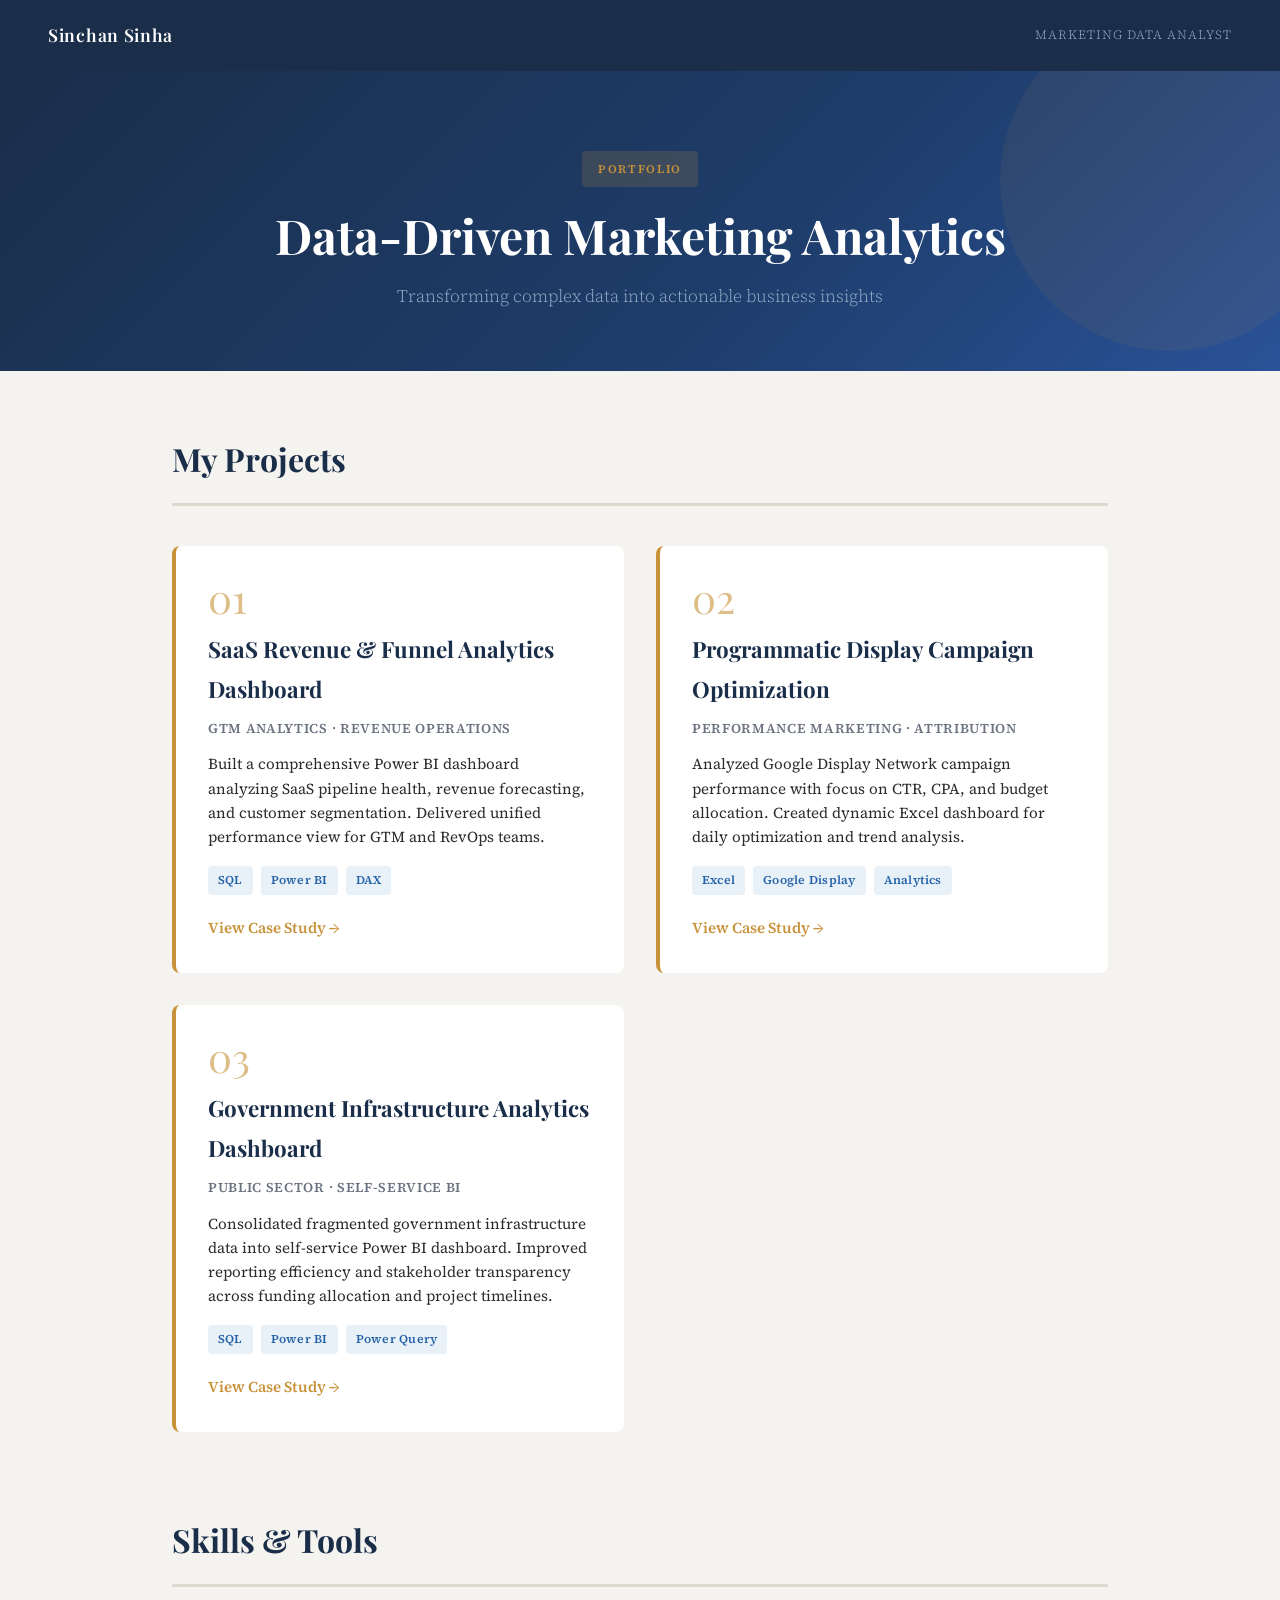
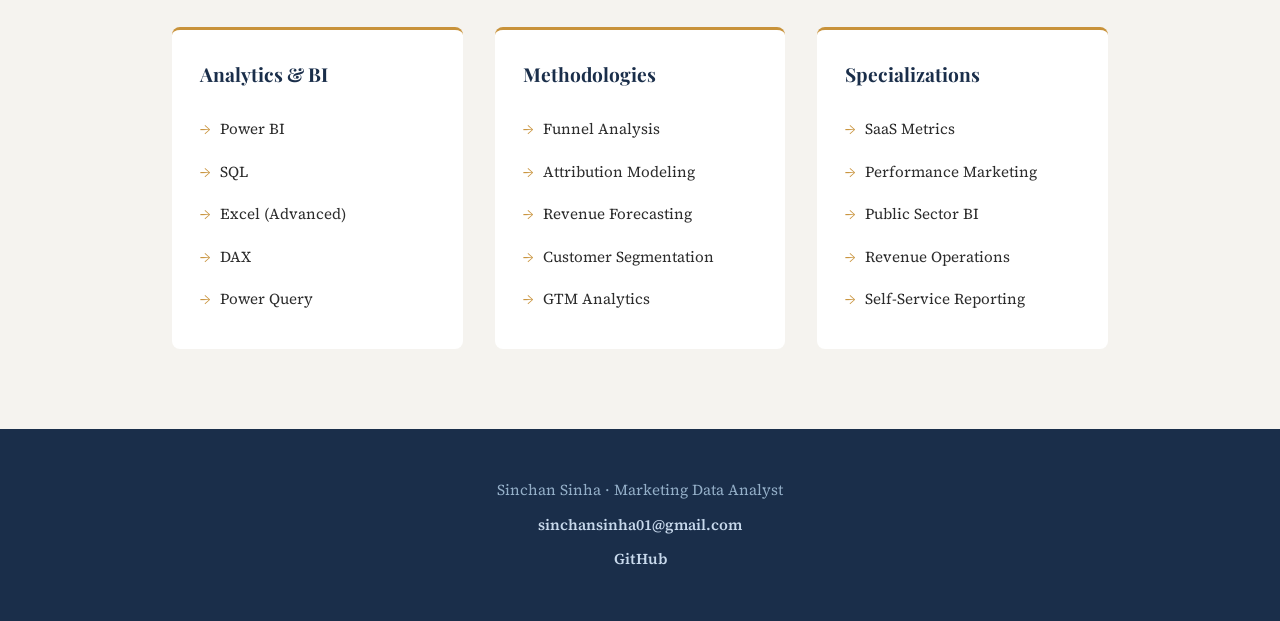
<file: index.html>
<!DOCTYPE html>
<html lang="en">
<head>
    <meta charset="UTF-8">
    <meta name="viewport" content="width=device-width, initial-scale=1.0">
    <title>Sinchan Sinha - Portfolio</title>
    <link href="https://fonts.googleapis.com/css2?family=Playfair+Display:wght@600;700&family=Source+Serif+4:ital,wght@0,300;0,400;0,600;1,300&display=swap" rel="stylesheet">
    <link rel="stylesheet" href="styles.css">
</head>
<body>

<header class="site-header">
    <span class="name">Sinchan Sinha</span>
    <span class="tag">Marketing Data Analyst</span>
</header>

<div class="hero">
    <div class="hero-label">Portfolio</div>
    <h1>Data-Driven Marketing Analytics</h1>
    <p class="hero-subtitle">Transforming complex data into actionable business insights</p>
</div>

<div class="container">
    <div class="section">
        <h2>My Projects</h2>
        <div class="projects-grid">
            <div class="project-card">
                <div class="project-number">01</div>
                <h3>SaaS Revenue & Funnel Analytics Dashboard</h3>
                <p class="project-meta">GTM Analytics · Revenue Operations</p>
                <p class="project-description">Built a comprehensive Power BI dashboard analyzing SaaS pipeline health, revenue forecasting, and customer segmentation. Delivered unified performance view for GTM and RevOps teams.</p>
                <div class="project-tools">
                    <span class="tool">SQL</span>
                    <span class="tool">Power BI</span>
                    <span class="tool">DAX</span>
                </div>
                <a href="Project1.html" class="project-link">View Case Study →</a>
            </div>

            <div class="project-card">
                <div class="project-number">02</div>
                <h3>Programmatic Display Campaign Optimization</h3>
                <p class="project-meta">Performance Marketing · Attribution</p>
                <p class="project-description">Analyzed Google Display Network campaign performance with focus on CTR, CPA, and budget allocation. Created dynamic Excel dashboard for daily optimization and trend analysis.</p>
                <div class="project-tools">
                    <span class="tool">Excel</span>
                    <span class="tool">Google Display</span>
                    <span class="tool">Analytics</span>
                </div>
                <a href="Project2.html" class="project-link">View Case Study →</a>
            </div>

            <div class="project-card">
                <div class="project-number">03</div>
                <h3>Government Infrastructure Analytics Dashboard</h3>
                <p class="project-meta">Public Sector · Self-Service BI</p>
                <p class="project-description">Consolidated fragmented government infrastructure data into self-service Power BI dashboard. Improved reporting efficiency and stakeholder transparency across funding allocation and project timelines.</p>
                <div class="project-tools">
                    <span class="tool">SQL</span>
                    <span class="tool">Power BI</span>
                    <span class="tool">Power Query</span>
                </div>
                <a href="Project3.html" class="project-link">View Case Study →</a>
            </div>
        </div>
    </div>

    <div class="section">
        <h2>Skills & Tools</h2>
        <div class="skills-grid">
            <div class="skill-category">
                <h4>Analytics & BI</h4>
                <ul>
                    <li>Power BI</li>
                    <li>SQL</li>
                    <li>Excel (Advanced)</li>
                    <li>DAX</li>
                    <li>Power Query</li>
                </ul>
            </div>
            <div class="skill-category">
                <h4>Methodologies</h4>
                <ul>
                    <li>Funnel Analysis</li>
                    <li>Attribution Modeling</li>
                    <li>Revenue Forecasting</li>
                    <li>Customer Segmentation</li>
                    <li>GTM Analytics</li>
                </ul>
            </div>
            <div class="skill-category">
                <h4>Specializations</h4>
                <ul>
                    <li>SaaS Metrics</li>
                    <li>Performance Marketing</li>
                    <li>Public Sector BI</li>
                    <li>Revenue Operations</li>
                    <li>Self-Service Reporting</li>
                </ul>
            </div>
        </div>
    </div>
</div>

<footer class="footer">
    <p>Sinchan Sinha · Marketing Data Analyst</p>
    <p><a href="mailto:sinchansinha01@gmail.com">sinchansinha01@gmail.com</a></p>
    <p><a href="https://github.com/Sinchansinha01" target="_blank">GitHub</a></p>
</footer>

</body>
</html>
</file>
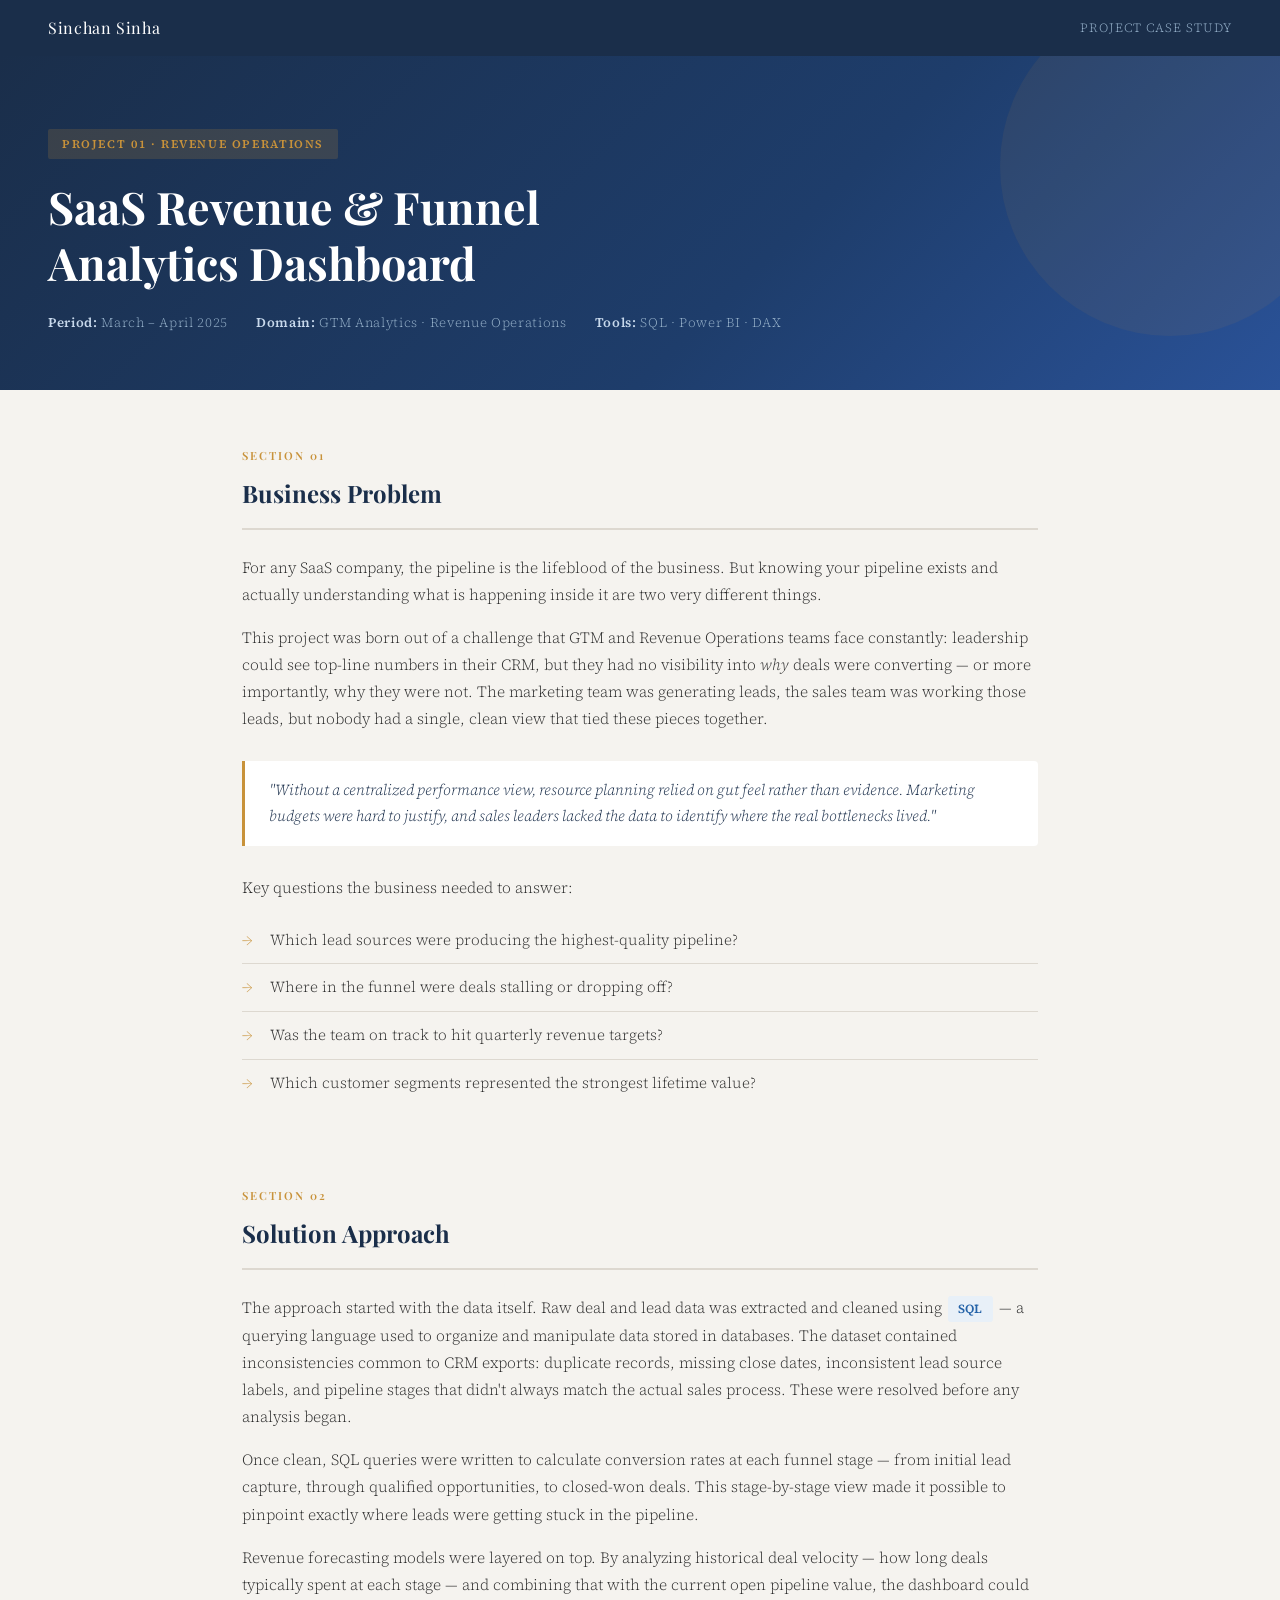
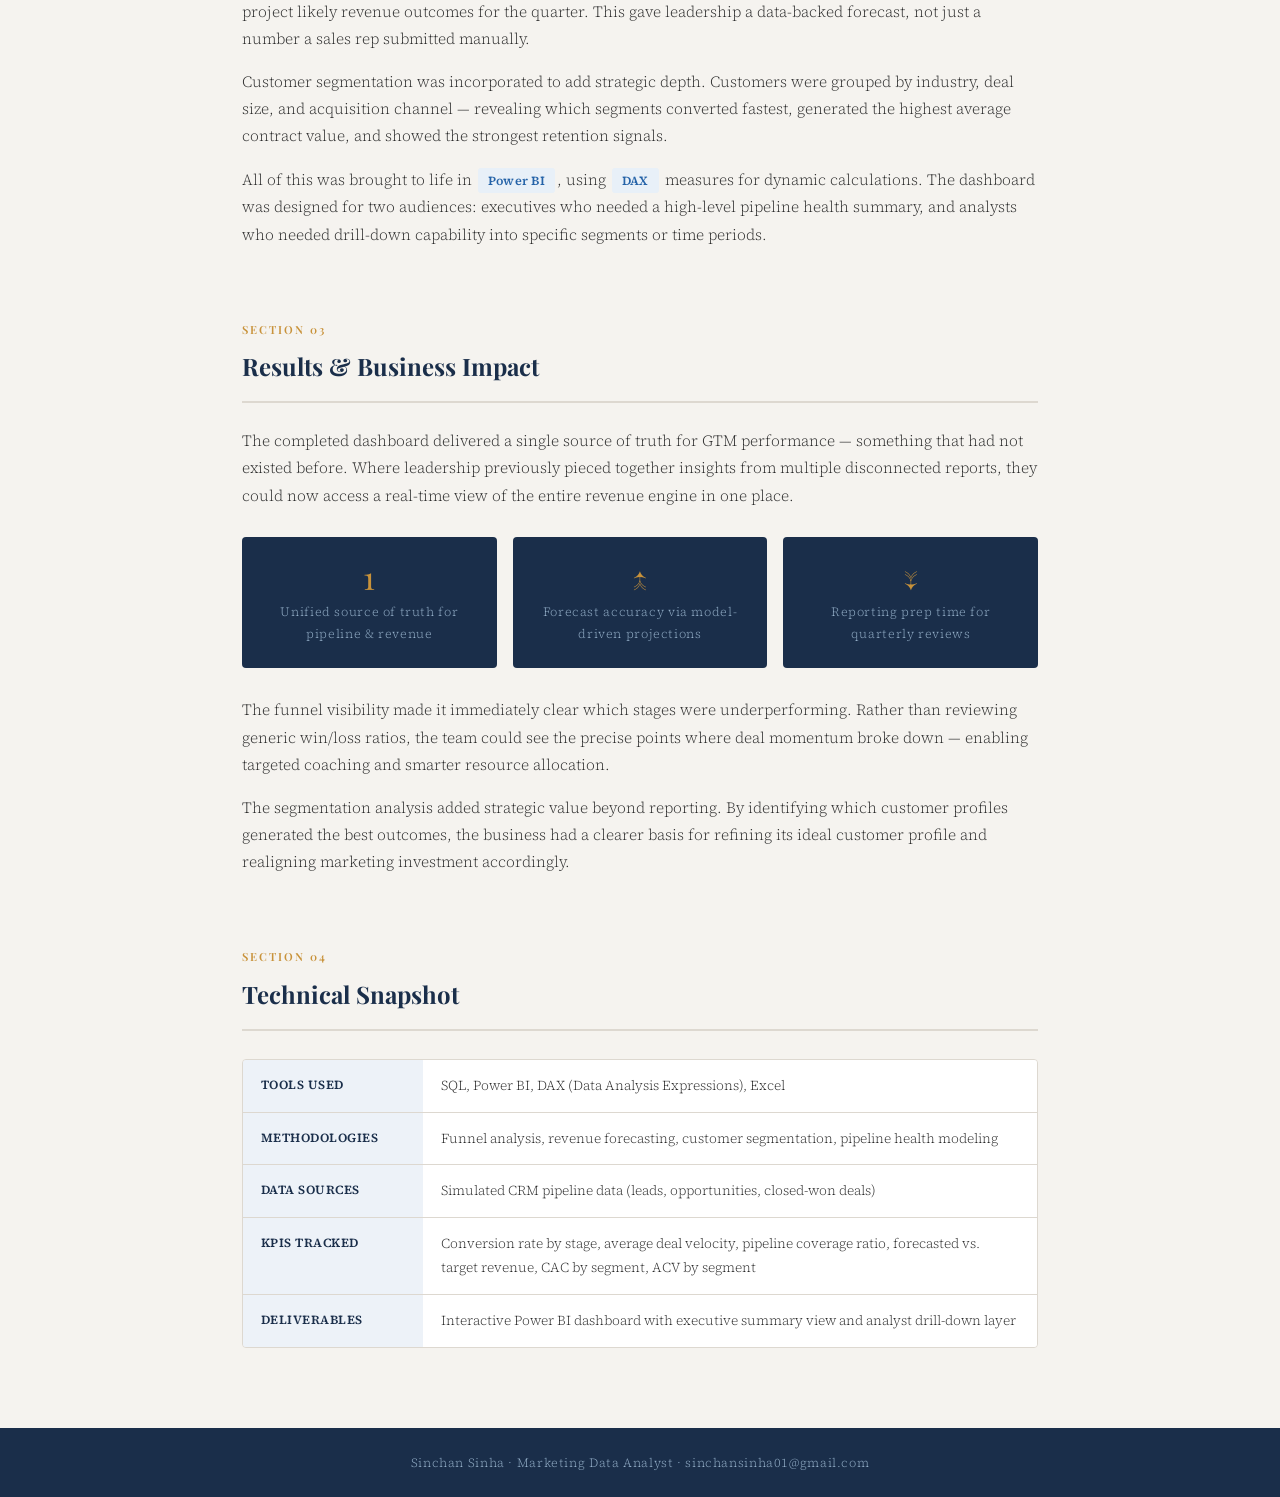
<file: Project 1 - SaaS Revenue Dashboard.html>
<!DOCTYPE html>
<html lang="en">
<head>
<meta charset="UTF-8">
<meta name="viewport" content="width=device-width, initial-scale=1.0">
<title>SaaS Revenue & Funnel Analytics Dashboard – Sinchan Sinha</title>
<link href="https://fonts.googleapis.com/css2?family=Playfair+Display:wght@600;700&family=Source+Serif+4:ital,wght@0,300;0,400;0,600;1,300&display=swap" rel="stylesheet">
<style>
  :root {
    --navy: #1a2e4a;
    --blue: #2563a8;
    --accent: #c8923a;
    --light: #f5f3ef;
    --text: #2c2c2c;
    --muted: #6b7280;
    --border: #ddd8d0;
  }
  * { margin: 0; padding: 0; box-sizing: border-box; }
  body {
    font-family: 'Source Serif 4', Georgia, serif;
    background: var(--light);
    color: var(--text);
    line-height: 1.75;
  }

  /* Header */
  .site-header {
    background: var(--navy);
    padding: 14px 48px;
    display: flex;
    align-items: center;
    justify-content: space-between;
  }
  .site-header .name {
    font-family: 'Playfair Display', serif;
    color: #fff;
    font-size: 1rem;
    letter-spacing: 0.04em;
  }
  .site-header .tag {
    color: #94afc8;
    font-size: 0.78rem;
    font-family: 'Source Serif 4', serif;
    font-weight: 300;
    letter-spacing: 0.08em;
    text-transform: uppercase;
  }

  /* Hero */
  .hero {
    background: linear-gradient(135deg, var(--navy) 0%, #1e3d6b 60%, #2a5298 100%);
    padding: 72px 48px 56px;
    position: relative;
    overflow: hidden;
  }
  .hero::before {
    content: '';
    position: absolute;
    top: -60px; right: -60px;
    width: 340px; height: 340px;
    border-radius: 50%;
    background: rgba(200,146,58,0.08);
    pointer-events: none;
  }
  .hero-label {
    display: inline-block;
    background: rgba(200,146,58,0.18);
    color: var(--accent);
    font-size: 0.72rem;
    font-weight: 600;
    letter-spacing: 0.14em;
    text-transform: uppercase;
    padding: 5px 14px;
    border-radius: 2px;
    margin-bottom: 20px;
  }
  .hero h1 {
    font-family: 'Playfair Display', serif;
    color: #fff;
    font-size: clamp(1.8rem, 3.5vw, 2.8rem);
    line-height: 1.25;
    max-width: 680px;
    margin-bottom: 20px;
  }
  .hero-meta {
    display: flex;
    gap: 28px;
    flex-wrap: wrap;
  }
  .hero-meta span {
    color: #94afc8;
    font-size: 0.82rem;
    font-weight: 300;
    letter-spacing: 0.05em;
  }
  .hero-meta span strong { color: #c8d9ec; font-weight: 600; }

  /* Layout */
  .container {
    max-width: 860px;
    margin: 0 auto;
    padding: 0 32px 80px;
  }

  /* Section */
  .section {
    padding-top: 56px;
  }
  .section-number {
    font-family: 'Playfair Display', serif;
    font-size: 0.7rem;
    color: var(--accent);
    letter-spacing: 0.18em;
    text-transform: uppercase;
    font-weight: 600;
    margin-bottom: 6px;
  }
  .section h2 {
    font-family: 'Playfair Display', serif;
    font-size: 1.5rem;
    color: var(--navy);
    margin-bottom: 24px;
    padding-bottom: 14px;
    border-bottom: 2px solid var(--border);
  }
  .section p {
    font-size: 0.97rem;
    margin-bottom: 16px;
    color: var(--text);
    font-weight: 300;
  }

  /* Pull quote */
  .pull-quote {
    border-left: 3px solid var(--accent);
    margin: 28px 0;
    padding: 16px 24px;
    background: #fff;
    border-radius: 0 4px 4px 0;
  }
  .pull-quote p {
    font-style: italic;
    color: var(--navy);
    font-size: 0.95rem;
    margin: 0;
    font-weight: 300;
  }

  /* Questions list */
  .questions {
    list-style: none;
    margin: 16px 0 24px;
    padding: 0;
  }
  .questions li {
    padding: 10px 0 10px 28px;
    position: relative;
    font-size: 0.95rem;
    font-weight: 300;
    border-bottom: 1px solid var(--border);
    color: var(--text);
  }
  .questions li:last-child { border-bottom: none; }
  .questions li::before {
    content: '→';
    position: absolute;
    left: 0;
    color: var(--accent);
    font-style: normal;
  }

  /* Tool pills */
  .tool-mention {
    display: inline-block;
    background: #e8f0f8;
    color: var(--blue);
    font-size: 0.78rem;
    font-weight: 600;
    padding: 2px 10px;
    border-radius: 3px;
    margin: 0 2px;
    font-family: 'Source Serif 4', serif;
    letter-spacing: 0.02em;
  }

  /* Results grid */
  .results-grid {
    display: grid;
    grid-template-columns: repeat(auto-fit, minmax(200px, 1fr));
    gap: 16px;
    margin: 28px 0;
  }
  .result-card {
    background: var(--navy);
    padding: 24px 20px;
    border-radius: 4px;
    text-align: center;
  }
  .result-card .metric {
    font-family: 'Playfair Display', serif;
    font-size: 2rem;
    color: var(--accent);
    line-height: 1;
    margin-bottom: 8px;
  }
  .result-card .label {
    color: #94afc8;
    font-size: 0.78rem;
    font-weight: 300;
    letter-spacing: 0.05em;
  }

  /* Snapshot table */
  .snapshot {
    margin-top: 28px;
    border: 1px solid var(--border);
    border-radius: 4px;
    overflow: hidden;
  }
  .snapshot-row {
    display: grid;
    grid-template-columns: 180px 1fr;
    border-bottom: 1px solid var(--border);
  }
  .snapshot-row:last-child { border-bottom: none; }
  .snap-label {
    background: #edf2f8;
    padding: 14px 18px;
    font-size: 0.78rem;
    font-weight: 600;
    color: var(--navy);
    letter-spacing: 0.04em;
    text-transform: uppercase;
  }
  .snap-value {
    padding: 14px 18px;
    font-size: 0.85rem;
    font-weight: 300;
    color: var(--text);
    background: #fff;
  }

  /* Footer */
  .footer {
    background: var(--navy);
    padding: 24px 48px;
    text-align: center;
    color: #94afc8;
    font-size: 0.78rem;
    font-weight: 300;
    letter-spacing: 0.05em;
  }

  @media (max-width: 600px) {
    .site-header, .hero { padding-left: 20px; padding-right: 20px; }
    .container { padding: 0 20px 60px; }
    .snapshot-row { grid-template-columns: 1fr; }
    .snap-label { border-bottom: 1px solid var(--border); }
    .hero-meta { gap: 14px; }
  }
</style>
</head>
<body>

<header class="site-header">
  <span class="name">Sinchan Sinha</span>
  <span class="tag">Project Case Study</span>
</header>

<div class="hero">
  <div class="hero-label">Project 01 · Revenue Operations</div>
  <h1>SaaS Revenue &amp; Funnel Analytics Dashboard</h1>
  <div class="hero-meta">
    <span><strong>Period:</strong> March – April 2025</span>
    <span><strong>Domain:</strong> GTM Analytics · Revenue Operations</span>
    <span><strong>Tools:</strong> SQL · Power BI · DAX</span>
  </div>
</div>

<div class="container">

  <div class="section">
    <div class="section-number">Section 01</div>
    <h2>Business Problem</h2>
    <p>For any SaaS company, the pipeline is the lifeblood of the business. But knowing your pipeline exists and actually understanding what is happening inside it are two very different things.</p>
    <p>This project was born out of a challenge that GTM and Revenue Operations teams face constantly: leadership could see top-line numbers in their CRM, but they had no visibility into <em>why</em> deals were converting — or more importantly, why they were not. The marketing team was generating leads, the sales team was working those leads, but nobody had a single, clean view that tied these pieces together.</p>
    <div class="pull-quote">
      <p>"Without a centralized performance view, resource planning relied on gut feel rather than evidence. Marketing budgets were hard to justify, and sales leaders lacked the data to identify where the real bottlenecks lived."</p>
    </div>
    <p>Key questions the business needed to answer:</p>
    <ul class="questions">
      <li>Which lead sources were producing the highest-quality pipeline?</li>
      <li>Where in the funnel were deals stalling or dropping off?</li>
      <li>Was the team on track to hit quarterly revenue targets?</li>
      <li>Which customer segments represented the strongest lifetime value?</li>
    </ul>
  </div>

  <div class="section">
    <div class="section-number">Section 02</div>
    <h2>Solution Approach</h2>
    <p>The approach started with the data itself. Raw deal and lead data was extracted and cleaned using <span class="tool-mention">SQL</span> — a querying language used to organize and manipulate data stored in databases. The dataset contained inconsistencies common to CRM exports: duplicate records, missing close dates, inconsistent lead source labels, and pipeline stages that didn't always match the actual sales process. These were resolved before any analysis began.</p>
    <p>Once clean, SQL queries were written to calculate conversion rates at each funnel stage — from initial lead capture, through qualified opportunities, to closed-won deals. This stage-by-stage view made it possible to pinpoint exactly where leads were getting stuck in the pipeline.</p>
    <p>Revenue forecasting models were layered on top. By analyzing historical deal velocity — how long deals typically spent at each stage — and combining that with the current open pipeline value, the dashboard could project likely revenue outcomes for the quarter. This gave leadership a data-backed forecast, not just a number a sales rep submitted manually.</p>
    <p>Customer segmentation was incorporated to add strategic depth. Customers were grouped by industry, deal size, and acquisition channel — revealing which segments converted fastest, generated the highest average contract value, and showed the strongest retention signals.</p>
    <p>All of this was brought to life in <span class="tool-mention">Power BI</span>, using <span class="tool-mention">DAX</span> measures for dynamic calculations. The dashboard was designed for two audiences: executives who needed a high-level pipeline health summary, and analysts who needed drill-down capability into specific segments or time periods.</p>
  </div>

  <div class="section">
    <div class="section-number">Section 03</div>
    <h2>Results &amp; Business Impact</h2>
    <p>The completed dashboard delivered a single source of truth for GTM performance — something that had not existed before. Where leadership previously pieced together insights from multiple disconnected reports, they could now access a real-time view of the entire revenue engine in one place.</p>

    <div class="results-grid">
      <div class="result-card">
        <div class="metric">1</div>
        <div class="label">Unified source of truth for pipeline & revenue</div>
      </div>
      <div class="result-card">
        <div class="metric">↑</div>
        <div class="label">Forecast accuracy via model-driven projections</div>
      </div>
      <div class="result-card">
        <div class="metric">↓</div>
        <div class="label">Reporting prep time for quarterly reviews</div>
      </div>
    </div>

    <p>The funnel visibility made it immediately clear which stages were underperforming. Rather than reviewing generic win/loss ratios, the team could see the precise points where deal momentum broke down — enabling targeted coaching and smarter resource allocation.</p>
    <p>The segmentation analysis added strategic value beyond reporting. By identifying which customer profiles generated the best outcomes, the business had a clearer basis for refining its ideal customer profile and realigning marketing investment accordingly.</p>
  </div>

  <div class="section">
    <div class="section-number">Section 04</div>
    <h2>Technical Snapshot</h2>
    <div class="snapshot">
      <div class="snapshot-row">
        <div class="snap-label">Tools Used</div>
        <div class="snap-value">SQL, Power BI, DAX (Data Analysis Expressions), Excel</div>
      </div>
      <div class="snapshot-row">
        <div class="snap-label">Methodologies</div>
        <div class="snap-value">Funnel analysis, revenue forecasting, customer segmentation, pipeline health modeling</div>
      </div>
      <div class="snapshot-row">
        <div class="snap-label">Data Sources</div>
        <div class="snap-value">Simulated CRM pipeline data (leads, opportunities, closed-won deals)</div>
      </div>
      <div class="snapshot-row">
        <div class="snap-label">KPIs Tracked</div>
        <div class="snap-value">Conversion rate by stage, average deal velocity, pipeline coverage ratio, forecasted vs. target revenue, CAC by segment, ACV by segment</div>
      </div>
      <div class="snapshot-row">
        <div class="snap-label">Deliverables</div>
        <div class="snap-value">Interactive Power BI dashboard with executive summary view and analyst drill-down layer</div>
      </div>
    </div>
  </div>

</div>

<footer class="footer">
  Sinchan Sinha · Marketing Data Analyst · sinchansinha01@gmail.com
</footer>

</body>
</html>
</file>
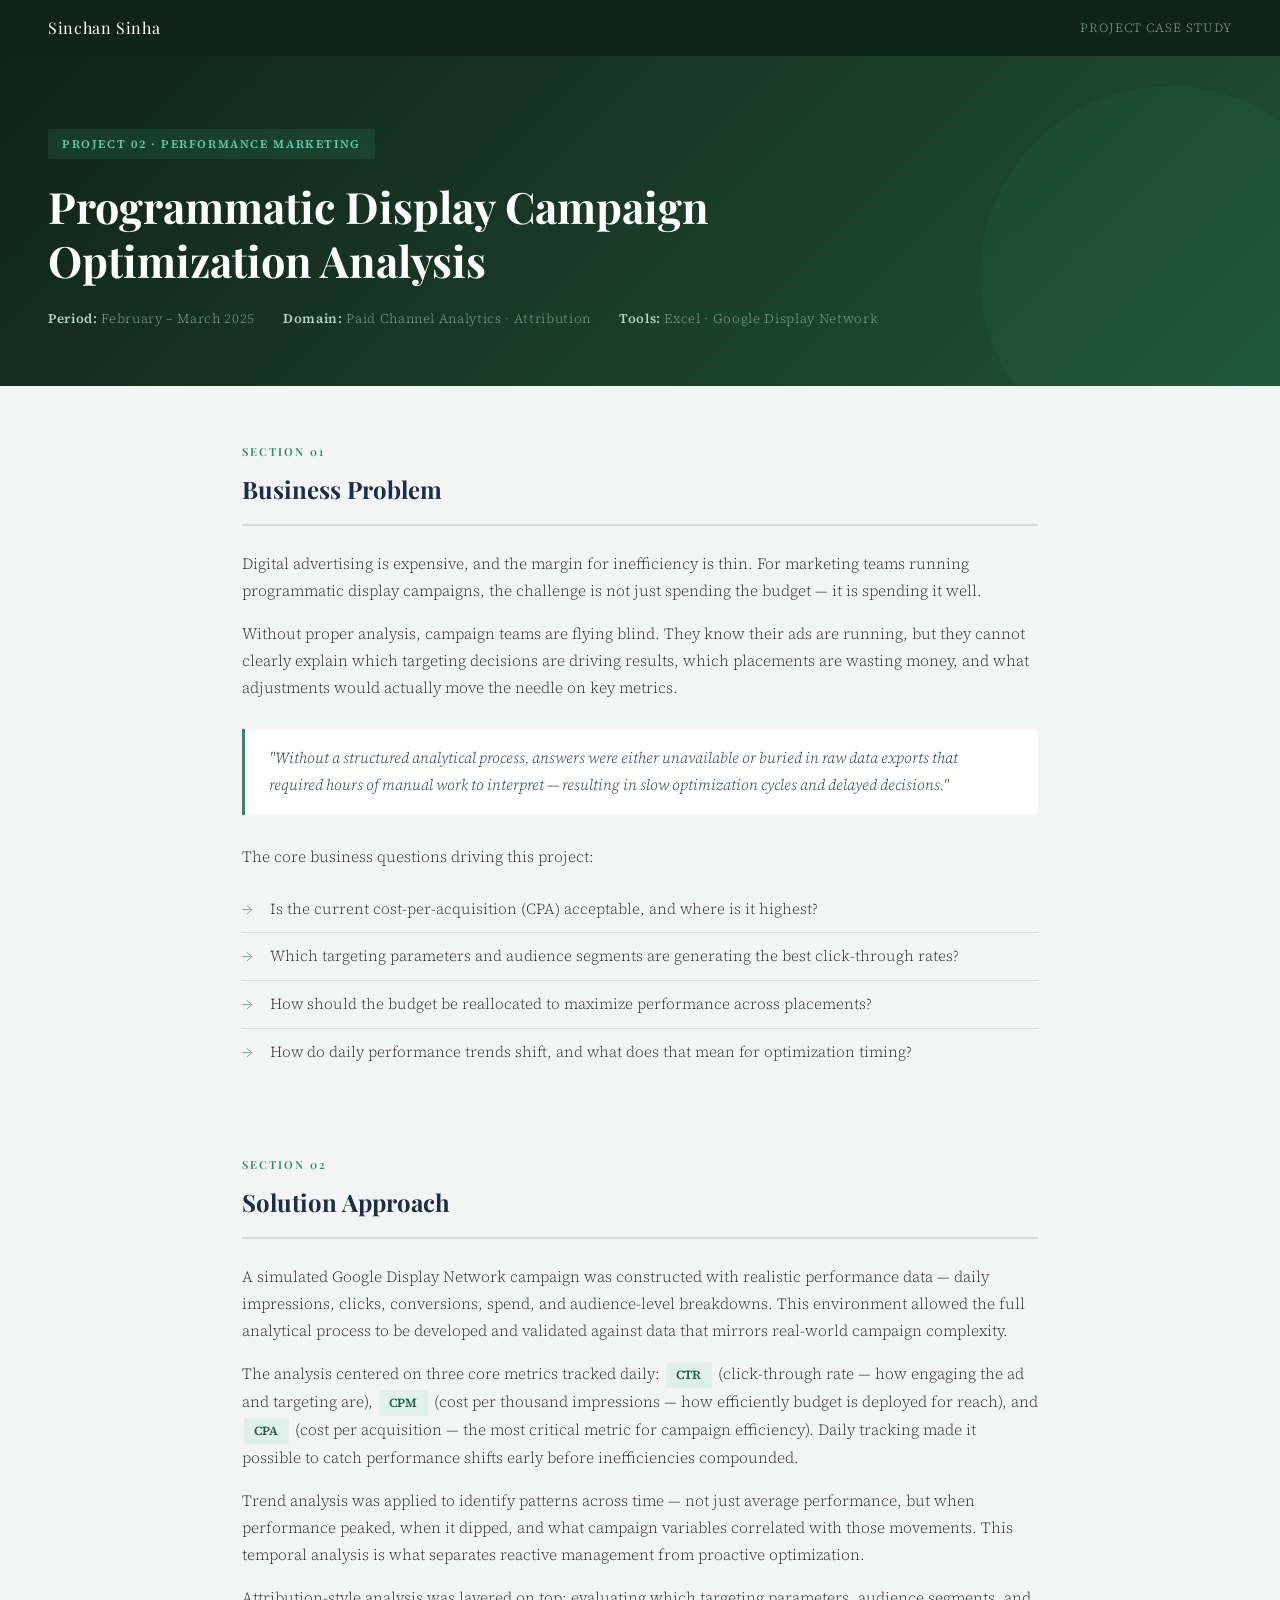
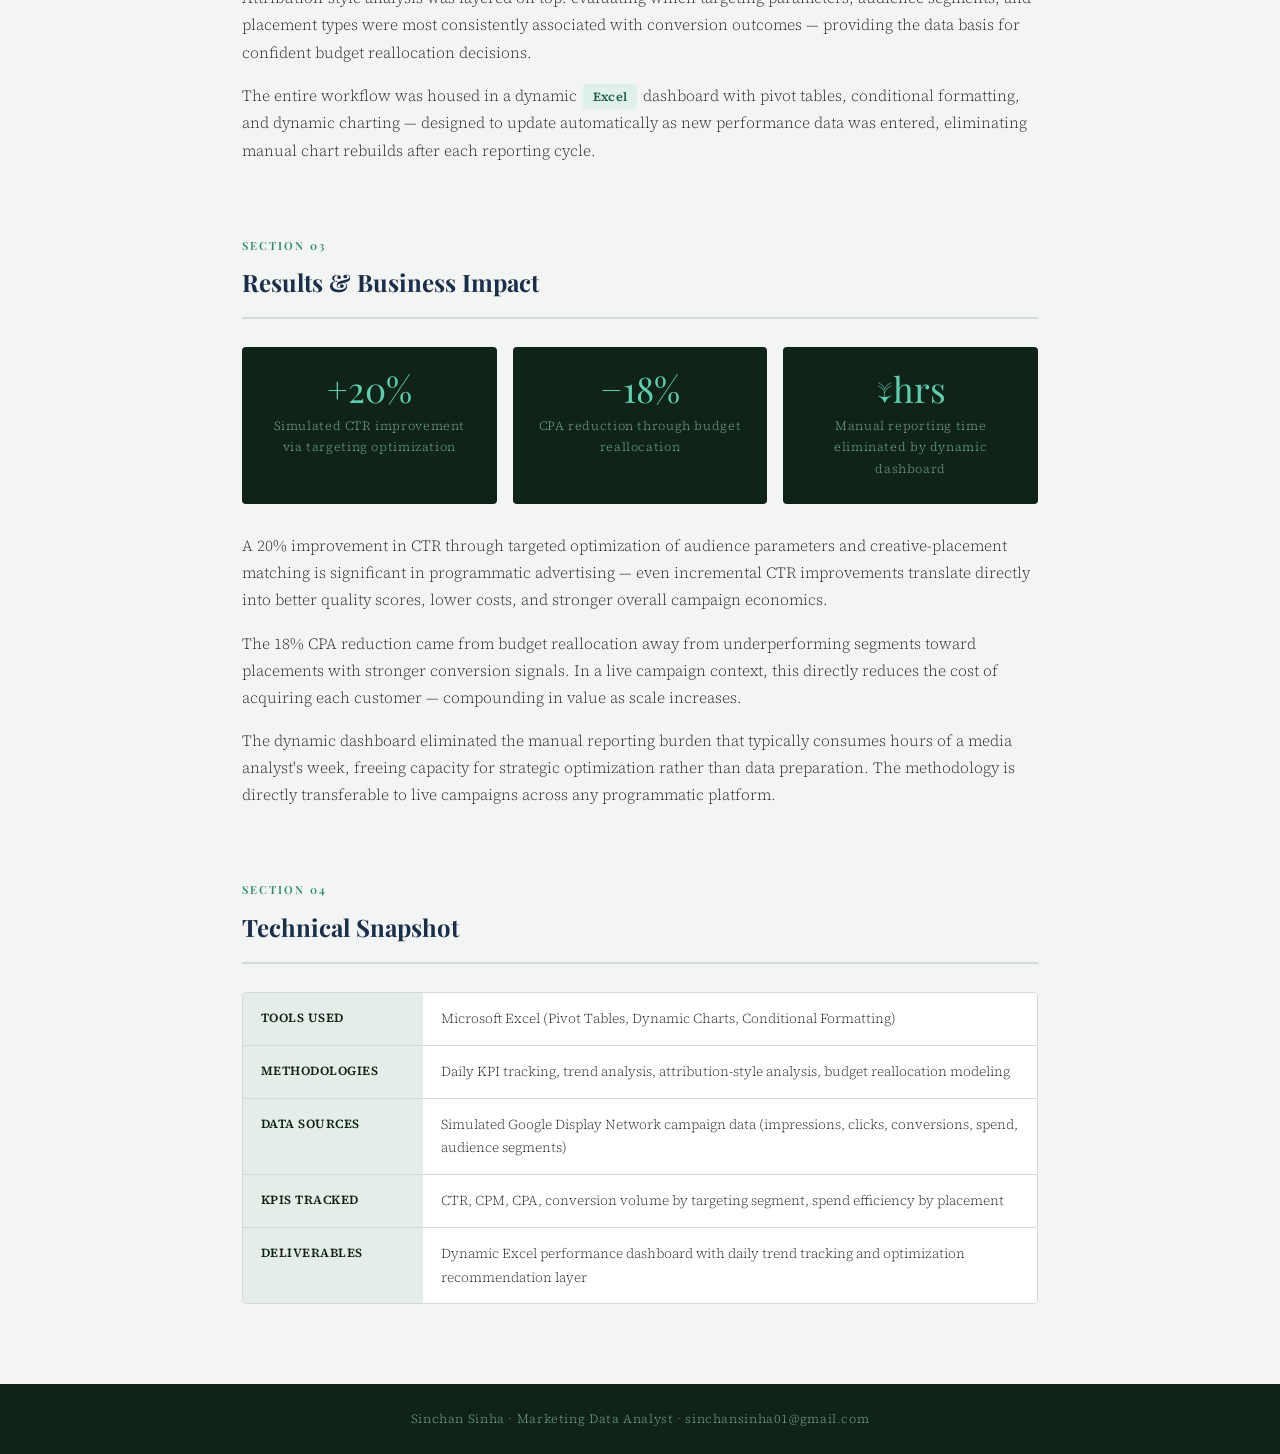
<file: Project 2 - Programmatic Campaign.html>
<!DOCTYPE html>
<html lang="en">
<head>
<meta charset="UTF-8">
<meta name="viewport" content="width=device-width, initial-scale=1.0">
<title>Programmatic Display Campaign Optimization – Sinchan Sinha</title>
<link href="https://fonts.googleapis.com/css2?family=Playfair+Display:wght@600;700&family=Source+Serif+4:ital,wght@0,300;0,400;0,600;1,300&display=swap" rel="stylesheet">
<style>
  :root {
    --navy: #1a2e4a;
    --blue: #2563a8;
    --accent: #2d8a6e;
    --light: #f2f5f3;
    --text: #2c2c2c;
    --muted: #6b7280;
    --border: #d4dbd7;
  }
  * { margin: 0; padding: 0; box-sizing: border-box; }
  body {
    font-family: 'Source Serif 4', Georgia, serif;
    background: var(--light);
    color: var(--text);
    line-height: 1.75;
  }
  .site-header {
    background: #0f2318;
    padding: 14px 48px;
    display: flex;
    align-items: center;
    justify-content: space-between;
  }
  .site-header .name { font-family: 'Playfair Display', serif; color: #fff; font-size: 1rem; letter-spacing: 0.04em; }
  .site-header .tag { color: #7aab93; font-size: 0.78rem; font-family: 'Source Serif 4', serif; font-weight: 300; letter-spacing: 0.08em; text-transform: uppercase; }

  .hero {
    background: linear-gradient(135deg, #0f2318 0%, #1a3d28 55%, #1e5235 100%);
    padding: 72px 48px 56px;
    position: relative;
    overflow: hidden;
  }
  .hero::before {
    content: '';
    position: absolute;
    bottom: -80px; right: -80px;
    width: 380px; height: 380px;
    border-radius: 50%;
    background: rgba(45,138,110,0.1);
    pointer-events: none;
  }
  .hero-label {
    display: inline-block;
    background: rgba(45,138,110,0.2);
    color: #5ecfae;
    font-size: 0.72rem;
    font-weight: 600;
    letter-spacing: 0.14em;
    text-transform: uppercase;
    padding: 5px 14px;
    border-radius: 2px;
    margin-bottom: 20px;
  }
  .hero h1 {
    font-family: 'Playfair Display', serif;
    color: #fff;
    font-size: clamp(1.8rem, 3.5vw, 2.7rem);
    line-height: 1.25;
    max-width: 680px;
    margin-bottom: 20px;
  }
  .hero-meta { display: flex; gap: 28px; flex-wrap: wrap; }
  .hero-meta span { color: #7aab93; font-size: 0.82rem; font-weight: 300; letter-spacing: 0.05em; }
  .hero-meta span strong { color: #b2d4c5; font-weight: 600; }

  .container { max-width: 860px; margin: 0 auto; padding: 0 32px 80px; }

  .section { padding-top: 56px; }
  .section-number { font-family: 'Playfair Display', serif; font-size: 0.7rem; color: var(--accent); letter-spacing: 0.18em; text-transform: uppercase; font-weight: 600; margin-bottom: 6px; }
  .section h2 { font-family: 'Playfair Display', serif; font-size: 1.5rem; color: var(--navy); margin-bottom: 24px; padding-bottom: 14px; border-bottom: 2px solid var(--border); }
  .section p { font-size: 0.97rem; margin-bottom: 16px; color: var(--text); font-weight: 300; }

  .pull-quote { border-left: 3px solid var(--accent); margin: 28px 0; padding: 16px 24px; background: #fff; border-radius: 0 4px 4px 0; }
  .pull-quote p { font-style: italic; color: var(--navy); font-size: 0.95rem; margin: 0; font-weight: 300; }

  .questions { list-style: none; margin: 16px 0 24px; padding: 0; }
  .questions li { padding: 10px 0 10px 28px; position: relative; font-size: 0.95rem; font-weight: 300; border-bottom: 1px solid var(--border); color: var(--text); }
  .questions li:last-child { border-bottom: none; }
  .questions li::before { content: '→'; position: absolute; left: 0; color: var(--accent); font-style: normal; }

  .tool-mention { display: inline-block; background: #e0f0eb; color: #1a5c47; font-size: 0.78rem; font-weight: 600; padding: 2px 10px; border-radius: 3px; margin: 0 2px; font-family: 'Source Serif 4', serif; letter-spacing: 0.02em; }

  .results-grid { display: grid; grid-template-columns: repeat(auto-fit, minmax(180px, 1fr)); gap: 16px; margin: 28px 0; }
  .result-card { background: #0f2318; padding: 24px 20px; border-radius: 4px; text-align: center; }
  .result-card .metric { font-family: 'Playfair Display', serif; font-size: 2.2rem; color: #5ecfae; line-height: 1; margin-bottom: 8px; }
  .result-card .label { color: #7aab93; font-size: 0.78rem; font-weight: 300; letter-spacing: 0.05em; }

  .snapshot { margin-top: 28px; border: 1px solid var(--border); border-radius: 4px; overflow: hidden; }
  .snapshot-row { display: grid; grid-template-columns: 180px 1fr; border-bottom: 1px solid var(--border); }
  .snapshot-row:last-child { border-bottom: none; }
  .snap-label { background: #e4ede8; padding: 14px 18px; font-size: 0.78rem; font-weight: 600; color: #0f2318; letter-spacing: 0.04em; text-transform: uppercase; }
  .snap-value { padding: 14px 18px; font-size: 0.85rem; font-weight: 300; color: var(--text); background: #fff; }

  .footer { background: #0f2318; padding: 24px 48px; text-align: center; color: #7aab93; font-size: 0.78rem; font-weight: 300; letter-spacing: 0.05em; }

  @media (max-width: 600px) {
    .site-header, .hero { padding-left: 20px; padding-right: 20px; }
    .container { padding: 0 20px 60px; }
    .snapshot-row { grid-template-columns: 1fr; }
    .snap-label { border-bottom: 1px solid var(--border); }
    .hero-meta { gap: 14px; }
  }
</style>
</head>
<body>

<header class="site-header">
  <span class="name">Sinchan Sinha</span>
  <span class="tag">Project Case Study</span>
</header>

<div class="hero">
  <div class="hero-label">Project 02 · Performance Marketing</div>
  <h1>Programmatic Display Campaign Optimization Analysis</h1>
  <div class="hero-meta">
    <span><strong>Period:</strong> February – March 2025</span>
    <span><strong>Domain:</strong> Paid Channel Analytics · Attribution</span>
    <span><strong>Tools:</strong> Excel · Google Display Network</span>
  </div>
</div>

<div class="container">

  <div class="section">
    <div class="section-number">Section 01</div>
    <h2>Business Problem</h2>
    <p>Digital advertising is expensive, and the margin for inefficiency is thin. For marketing teams running programmatic display campaigns, the challenge is not just spending the budget — it is spending it well.</p>
    <p>Without proper analysis, campaign teams are flying blind. They know their ads are running, but they cannot clearly explain which targeting decisions are driving results, which placements are wasting money, and what adjustments would actually move the needle on key metrics.</p>
    <div class="pull-quote">
      <p>"Without a structured analytical process, answers were either unavailable or buried in raw data exports that required hours of manual work to interpret — resulting in slow optimization cycles and delayed decisions."</p>
    </div>
    <p>The core business questions driving this project:</p>
    <ul class="questions">
      <li>Is the current cost-per-acquisition (CPA) acceptable, and where is it highest?</li>
      <li>Which targeting parameters and audience segments are generating the best click-through rates?</li>
      <li>How should the budget be reallocated to maximize performance across placements?</li>
      <li>How do daily performance trends shift, and what does that mean for optimization timing?</li>
    </ul>
  </div>

  <div class="section">
    <div class="section-number">Section 02</div>
    <h2>Solution Approach</h2>
    <p>A simulated Google Display Network campaign was constructed with realistic performance data — daily impressions, clicks, conversions, spend, and audience-level breakdowns. This environment allowed the full analytical process to be developed and validated against data that mirrors real-world campaign complexity.</p>
    <p>The analysis centered on three core metrics tracked daily: <span class="tool-mention">CTR</span> (click-through rate — how engaging the ad and targeting are), <span class="tool-mention">CPM</span> (cost per thousand impressions — how efficiently budget is deployed for reach), and <span class="tool-mention">CPA</span> (cost per acquisition — the most critical metric for campaign efficiency). Daily tracking made it possible to catch performance shifts early before inefficiencies compounded.</p>
    <p>Trend analysis was applied to identify patterns across time — not just average performance, but when performance peaked, when it dipped, and what campaign variables correlated with those movements. This temporal analysis is what separates reactive management from proactive optimization.</p>
    <p>Attribution-style analysis was layered on top: evaluating which targeting parameters, audience segments, and placement types were most consistently associated with conversion outcomes — providing the data basis for confident budget reallocation decisions.</p>
    <p>The entire workflow was housed in a dynamic <span class="tool-mention">Excel</span> dashboard with pivot tables, conditional formatting, and dynamic charting — designed to update automatically as new performance data was entered, eliminating manual chart rebuilds after each reporting cycle.</p>
  </div>

  <div class="section">
    <div class="section-number">Section 03</div>
    <h2>Results &amp; Business Impact</h2>

    <div class="results-grid">
      <div class="result-card">
        <div class="metric">+20%</div>
        <div class="label">Simulated CTR improvement via targeting optimization</div>
      </div>
      <div class="result-card">
        <div class="metric">−18%</div>
        <div class="label">CPA reduction through budget reallocation</div>
      </div>
      <div class="result-card">
        <div class="metric">↓hrs</div>
        <div class="label">Manual reporting time eliminated by dynamic dashboard</div>
      </div>
    </div>

    <p>A 20% improvement in CTR through targeted optimization of audience parameters and creative-placement matching is significant in programmatic advertising — even incremental CTR improvements translate directly into better quality scores, lower costs, and stronger overall campaign economics.</p>
    <p>The 18% CPA reduction came from budget reallocation away from underperforming segments toward placements with stronger conversion signals. In a live campaign context, this directly reduces the cost of acquiring each customer — compounding in value as scale increases.</p>
    <p>The dynamic dashboard eliminated the manual reporting burden that typically consumes hours of a media analyst's week, freeing capacity for strategic optimization rather than data preparation. The methodology is directly transferable to live campaigns across any programmatic platform.</p>
  </div>

  <div class="section">
    <div class="section-number">Section 04</div>
    <h2>Technical Snapshot</h2>
    <div class="snapshot">
      <div class="snapshot-row">
        <div class="snap-label">Tools Used</div>
        <div class="snap-value">Microsoft Excel (Pivot Tables, Dynamic Charts, Conditional Formatting)</div>
      </div>
      <div class="snapshot-row">
        <div class="snap-label">Methodologies</div>
        <div class="snap-value">Daily KPI tracking, trend analysis, attribution-style analysis, budget reallocation modeling</div>
      </div>
      <div class="snapshot-row">
        <div class="snap-label">Data Sources</div>
        <div class="snap-value">Simulated Google Display Network campaign data (impressions, clicks, conversions, spend, audience segments)</div>
      </div>
      <div class="snapshot-row">
        <div class="snap-label">KPIs Tracked</div>
        <div class="snap-value">CTR, CPM, CPA, conversion volume by targeting segment, spend efficiency by placement</div>
      </div>
      <div class="snapshot-row">
        <div class="snap-label">Deliverables</div>
        <div class="snap-value">Dynamic Excel performance dashboard with daily trend tracking and optimization recommendation layer</div>
      </div>
    </div>
  </div>

</div>

<footer class="footer">
  Sinchan Sinha · Marketing Data Analyst · sinchansinha01@gmail.com
</footer>

</body>
</html>
</file>
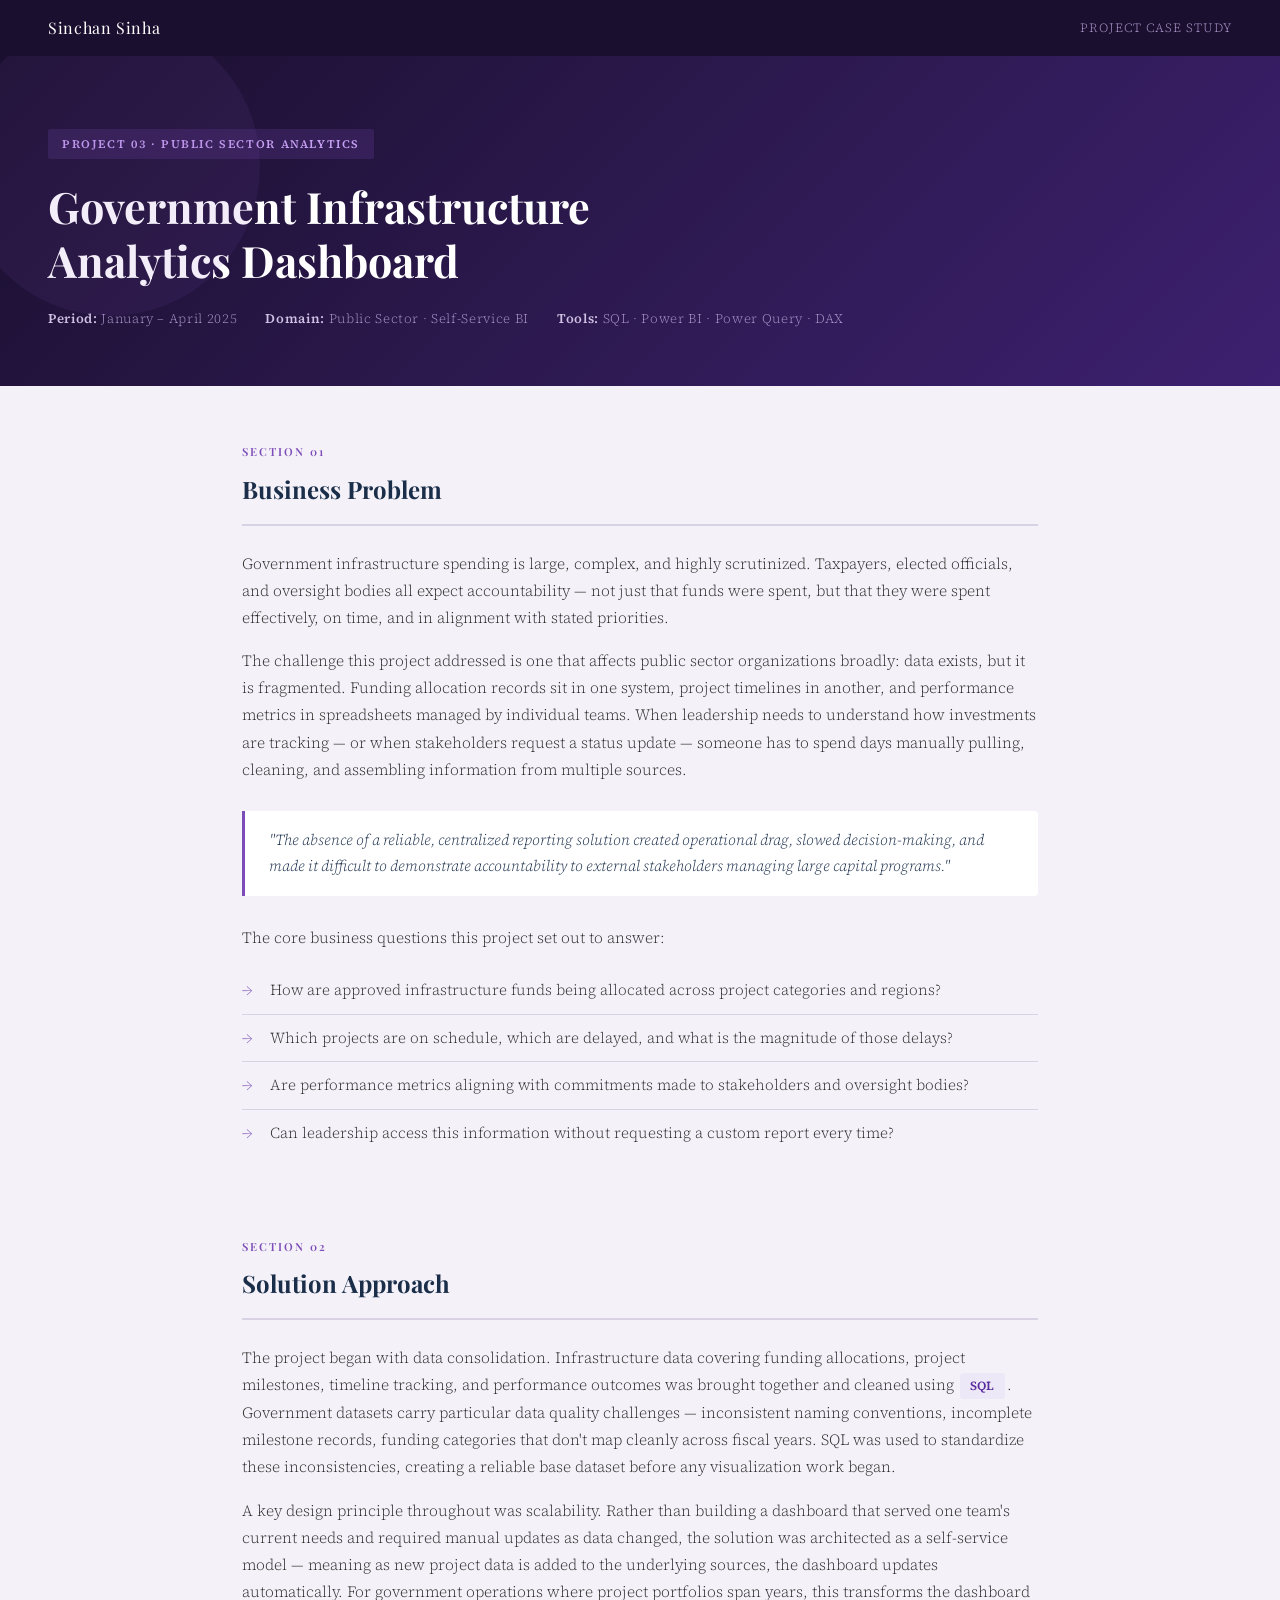
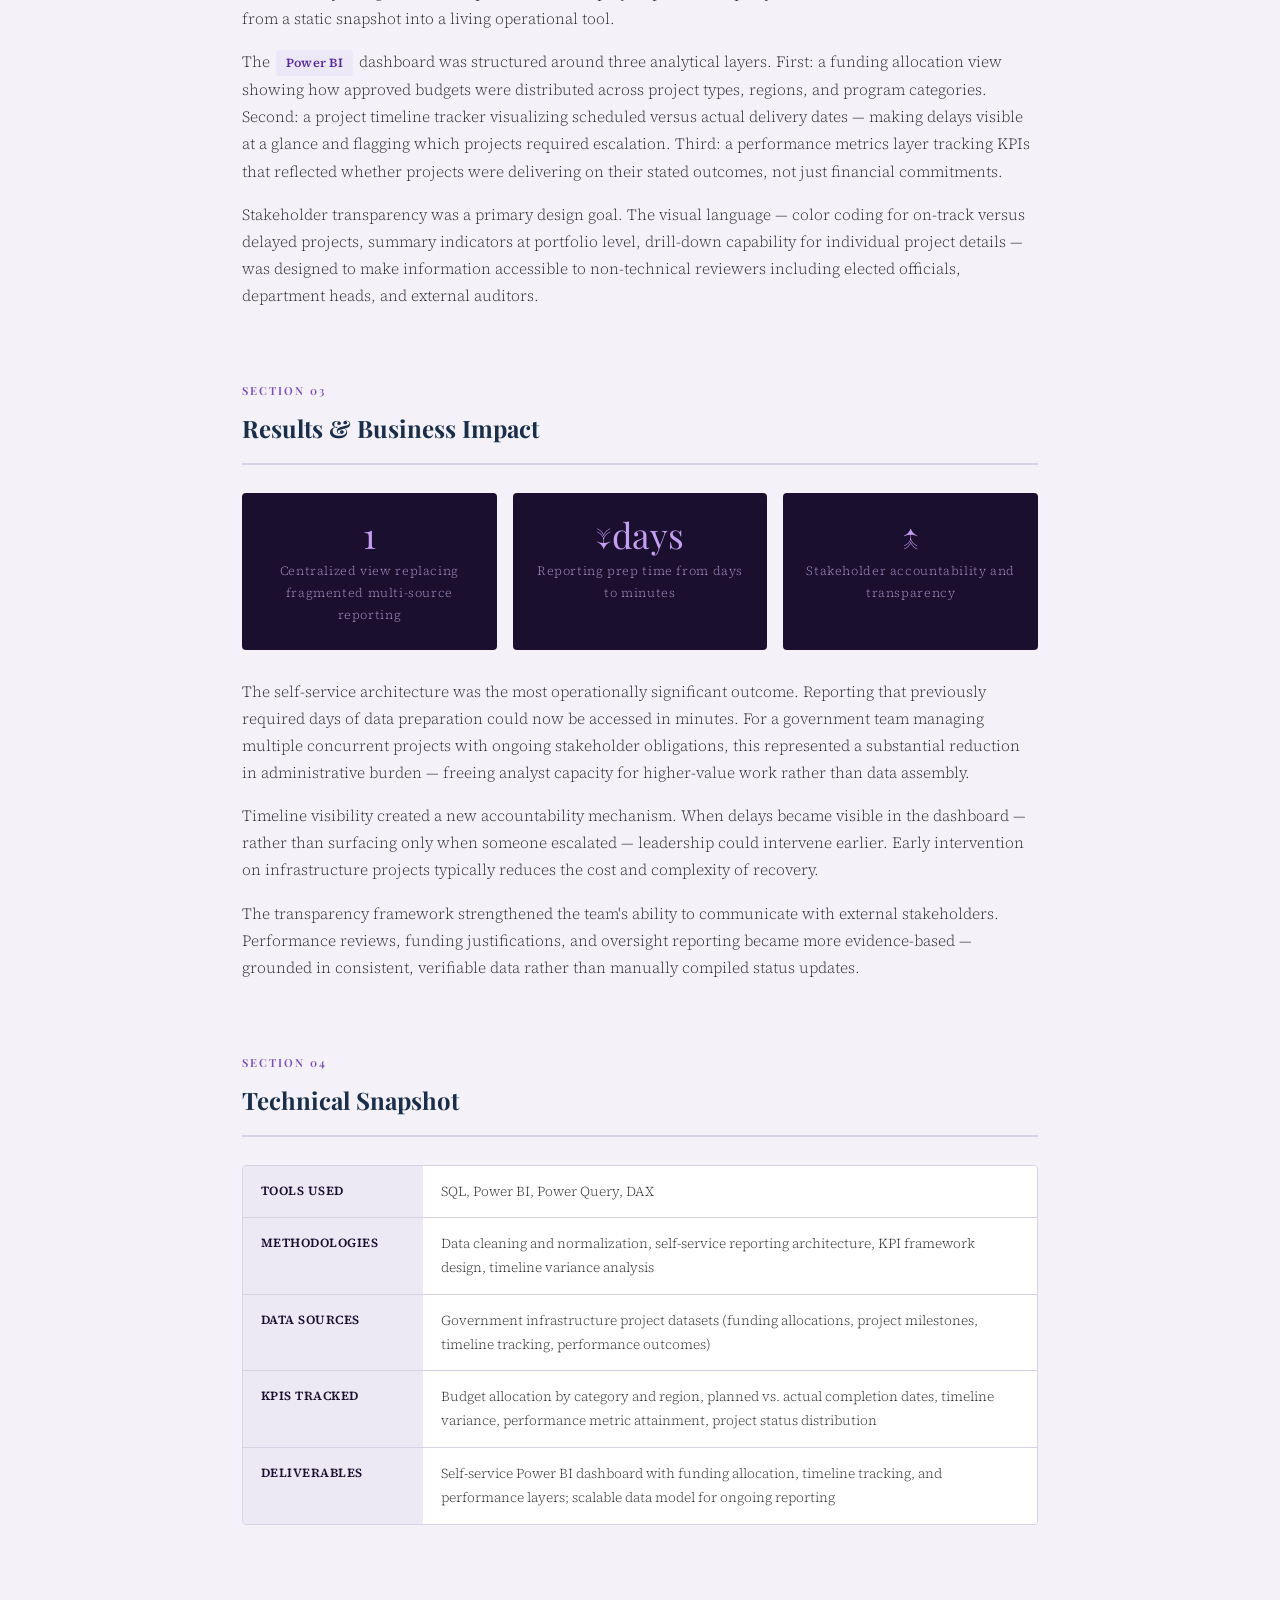
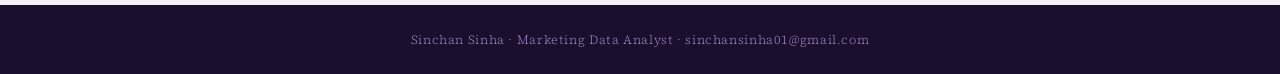
<file: Project 3  - Govt Infrastructure.html>
<!DOCTYPE html>
<html lang="en">
<head>
<meta charset="UTF-8">
<meta name="viewport" content="width=device-width, initial-scale=1.0">
<title>Government Infrastructure Analytics Dashboard – Sinchan Sinha</title>
<link href="https://fonts.googleapis.com/css2?family=Playfair+Display:wght@600;700&family=Source+Serif+4:ital,wght@0,300;0,400;0,600;1,300&display=swap" rel="stylesheet">
<style>
  :root {
    --navy: #1a2e4a;
    --blue: #2563a8;
    --accent: #7c4db8;
    --light: #f4f2f8;
    --text: #2c2c2c;
    --muted: #6b7280;
    --border: #d8d2e4;
  }
  * { margin: 0; padding: 0; box-sizing: border-box; }
  body {
    font-family: 'Source Serif 4', Georgia, serif;
    background: var(--light);
    color: var(--text);
    line-height: 1.75;
  }
  .site-header {
    background: #1a0f2e;
    padding: 14px 48px;
    display: flex;
    align-items: center;
    justify-content: space-between;
  }
  .site-header .name { font-family: 'Playfair Display', serif; color: #fff; font-size: 1rem; letter-spacing: 0.04em; }
  .site-header .tag { color: #a993c8; font-size: 0.78rem; font-family: 'Source Serif 4', serif; font-weight: 300; letter-spacing: 0.08em; text-transform: uppercase; }

  .hero {
    background: linear-gradient(135deg, #1a0f2e 0%, #2e1a52 55%, #3d2070 100%);
    padding: 72px 48px 56px;
    position: relative;
    overflow: hidden;
  }
  .hero::before {
    content: '';
    position: absolute;
    top: -40px; left: -40px;
    width: 300px; height: 300px;
    border-radius: 50%;
    background: rgba(124,77,184,0.1);
    pointer-events: none;
  }
  .hero-label {
    display: inline-block;
    background: rgba(124,77,184,0.2);
    color: #c49ef0;
    font-size: 0.72rem;
    font-weight: 600;
    letter-spacing: 0.14em;
    text-transform: uppercase;
    padding: 5px 14px;
    border-radius: 2px;
    margin-bottom: 20px;
  }
  .hero h1 {
    font-family: 'Playfair Display', serif;
    color: #fff;
    font-size: clamp(1.8rem, 3.5vw, 2.7rem);
    line-height: 1.25;
    max-width: 680px;
    margin-bottom: 20px;
  }
  .hero-meta { display: flex; gap: 28px; flex-wrap: wrap; }
  .hero-meta span { color: #a993c8; font-size: 0.82rem; font-weight: 300; letter-spacing: 0.05em; }
  .hero-meta span strong { color: #cfc0e4; font-weight: 600; }

  .container { max-width: 860px; margin: 0 auto; padding: 0 32px 80px; }

  .section { padding-top: 56px; }
  .section-number { font-family: 'Playfair Display', serif; font-size: 0.7rem; color: var(--accent); letter-spacing: 0.18em; text-transform: uppercase; font-weight: 600; margin-bottom: 6px; }
  .section h2 { font-family: 'Playfair Display', serif; font-size: 1.5rem; color: var(--navy); margin-bottom: 24px; padding-bottom: 14px; border-bottom: 2px solid var(--border); }
  .section p { font-size: 0.97rem; margin-bottom: 16px; color: var(--text); font-weight: 300; }

  .pull-quote { border-left: 3px solid var(--accent); margin: 28px 0; padding: 16px 24px; background: #fff; border-radius: 0 4px 4px 0; }
  .pull-quote p { font-style: italic; color: var(--navy); font-size: 0.95rem; margin: 0; font-weight: 300; }

  .questions { list-style: none; margin: 16px 0 24px; padding: 0; }
  .questions li { padding: 10px 0 10px 28px; position: relative; font-size: 0.95rem; font-weight: 300; border-bottom: 1px solid var(--border); color: var(--text); }
  .questions li:last-child { border-bottom: none; }
  .questions li::before { content: '→'; position: absolute; left: 0; color: var(--accent); font-style: normal; }

  .tool-mention { display: inline-block; background: #ede8f8; color: #5a2d9e; font-size: 0.78rem; font-weight: 600; padding: 2px 10px; border-radius: 3px; margin: 0 2px; font-family: 'Source Serif 4', serif; letter-spacing: 0.02em; }

  .results-grid { display: grid; grid-template-columns: repeat(auto-fit, minmax(180px, 1fr)); gap: 16px; margin: 28px 0; }
  .result-card { background: #1a0f2e; padding: 24px 20px; border-radius: 4px; text-align: center; }
  .result-card .metric { font-family: 'Playfair Display', serif; font-size: 2.2rem; color: #c49ef0; line-height: 1; margin-bottom: 8px; }
  .result-card .label { color: #a993c8; font-size: 0.78rem; font-weight: 300; letter-spacing: 0.05em; }

  .snapshot { margin-top: 28px; border: 1px solid var(--border); border-radius: 4px; overflow: hidden; }
  .snapshot-row { display: grid; grid-template-columns: 180px 1fr; border-bottom: 1px solid var(--border); }
  .snapshot-row:last-child { border-bottom: none; }
  .snap-label { background: #ece8f4; padding: 14px 18px; font-size: 0.78rem; font-weight: 600; color: #1a0f2e; letter-spacing: 0.04em; text-transform: uppercase; }
  .snap-value { padding: 14px 18px; font-size: 0.85rem; font-weight: 300; color: var(--text); background: #fff; }

  .footer { background: #1a0f2e; padding: 24px 48px; text-align: center; color: #a993c8; font-size: 0.78rem; font-weight: 300; letter-spacing: 0.05em; }

  @media (max-width: 600px) {
    .site-header, .hero { padding-left: 20px; padding-right: 20px; }
    .container { padding: 0 20px 60px; }
    .snapshot-row { grid-template-columns: 1fr; }
    .snap-label { border-bottom: 1px solid var(--border); }
    .hero-meta { gap: 14px; }
  }
</style>
</head>
<body>

<header class="site-header">
  <span class="name">Sinchan Sinha</span>
  <span class="tag">Project Case Study</span>
</header>

<div class="hero">
  <div class="hero-label">Project 03 · Public Sector Analytics</div>
  <h1>Government Infrastructure Analytics Dashboard</h1>
  <div class="hero-meta">
    <span><strong>Period:</strong> January – April 2025</span>
    <span><strong>Domain:</strong> Public Sector · Self-Service BI</span>
    <span><strong>Tools:</strong> SQL · Power BI · Power Query · DAX</span>
  </div>
</div>

<div class="container">

  <div class="section">
    <div class="section-number">Section 01</div>
    <h2>Business Problem</h2>
    <p>Government infrastructure spending is large, complex, and highly scrutinized. Taxpayers, elected officials, and oversight bodies all expect accountability — not just that funds were spent, but that they were spent effectively, on time, and in alignment with stated priorities.</p>
    <p>The challenge this project addressed is one that affects public sector organizations broadly: data exists, but it is fragmented. Funding allocation records sit in one system, project timelines in another, and performance metrics in spreadsheets managed by individual teams. When leadership needs to understand how investments are tracking — or when stakeholders request a status update — someone has to spend days manually pulling, cleaning, and assembling information from multiple sources.</p>
    <div class="pull-quote">
      <p>"The absence of a reliable, centralized reporting solution created operational drag, slowed decision-making, and made it difficult to demonstrate accountability to external stakeholders managing large capital programs."</p>
    </div>
    <p>The core business questions this project set out to answer:</p>
    <ul class="questions">
      <li>How are approved infrastructure funds being allocated across project categories and regions?</li>
      <li>Which projects are on schedule, which are delayed, and what is the magnitude of those delays?</li>
      <li>Are performance metrics aligning with commitments made to stakeholders and oversight bodies?</li>
      <li>Can leadership access this information without requesting a custom report every time?</li>
    </ul>
  </div>

  <div class="section">
    <div class="section-number">Section 02</div>
    <h2>Solution Approach</h2>
    <p>The project began with data consolidation. Infrastructure data covering funding allocations, project milestones, timeline tracking, and performance outcomes was brought together and cleaned using <span class="tool-mention">SQL</span>. Government datasets carry particular data quality challenges — inconsistent naming conventions, incomplete milestone records, funding categories that don't map cleanly across fiscal years. SQL was used to standardize these inconsistencies, creating a reliable base dataset before any visualization work began.</p>
    <p>A key design principle throughout was scalability. Rather than building a dashboard that served one team's current needs and required manual updates as data changed, the solution was architected as a self-service model — meaning as new project data is added to the underlying sources, the dashboard updates automatically. For government operations where project portfolios span years, this transforms the dashboard from a static snapshot into a living operational tool.</p>
    <p>The <span class="tool-mention">Power BI</span> dashboard was structured around three analytical layers. First: a funding allocation view showing how approved budgets were distributed across project types, regions, and program categories. Second: a project timeline tracker visualizing scheduled versus actual delivery dates — making delays visible at a glance and flagging which projects required escalation. Third: a performance metrics layer tracking KPIs that reflected whether projects were delivering on their stated outcomes, not just financial commitments.</p>
    <p>Stakeholder transparency was a primary design goal. The visual language — color coding for on-track versus delayed projects, summary indicators at portfolio level, drill-down capability for individual project details — was designed to make information accessible to non-technical reviewers including elected officials, department heads, and external auditors.</p>
  </div>

  <div class="section">
    <div class="section-number">Section 03</div>
    <h2>Results &amp; Business Impact</h2>

    <div class="results-grid">
      <div class="result-card">
        <div class="metric">1</div>
        <div class="label">Centralized view replacing fragmented multi-source reporting</div>
      </div>
      <div class="result-card">
        <div class="metric">↓days</div>
        <div class="label">Reporting prep time from days to minutes</div>
      </div>
      <div class="result-card">
        <div class="metric">↑</div>
        <div class="label">Stakeholder accountability and transparency</div>
      </div>
    </div>

    <p>The self-service architecture was the most operationally significant outcome. Reporting that previously required days of data preparation could now be accessed in minutes. For a government team managing multiple concurrent projects with ongoing stakeholder obligations, this represented a substantial reduction in administrative burden — freeing analyst capacity for higher-value work rather than data assembly.</p>
    <p>Timeline visibility created a new accountability mechanism. When delays became visible in the dashboard — rather than surfacing only when someone escalated — leadership could intervene earlier. Early intervention on infrastructure projects typically reduces the cost and complexity of recovery.</p>
    <p>The transparency framework strengthened the team's ability to communicate with external stakeholders. Performance reviews, funding justifications, and oversight reporting became more evidence-based — grounded in consistent, verifiable data rather than manually compiled status updates.</p>
  </div>

  <div class="section">
    <div class="section-number">Section 04</div>
    <h2>Technical Snapshot</h2>
    <div class="snapshot">
      <div class="snapshot-row">
        <div class="snap-label">Tools Used</div>
        <div class="snap-value">SQL, Power BI, Power Query, DAX</div>
      </div>
      <div class="snapshot-row">
        <div class="snap-label">Methodologies</div>
        <div class="snap-value">Data cleaning and normalization, self-service reporting architecture, KPI framework design, timeline variance analysis</div>
      </div>
      <div class="snapshot-row">
        <div class="snap-label">Data Sources</div>
        <div class="snap-value">Government infrastructure project datasets (funding allocations, project milestones, timeline tracking, performance outcomes)</div>
      </div>
      <div class="snapshot-row">
        <div class="snap-label">KPIs Tracked</div>
        <div class="snap-value">Budget allocation by category and region, planned vs. actual completion dates, timeline variance, performance metric attainment, project status distribution</div>
      </div>
      <div class="snapshot-row">
        <div class="snap-label">Deliverables</div>
        <div class="snap-value">Self-service Power BI dashboard with funding allocation, timeline tracking, and performance layers; scalable data model for ongoing reporting</div>
      </div>
    </div>
  </div>

</div>

<footer class="footer">
  Sinchan Sinha · Marketing Data Analyst · sinchansinha01@gmail.com
</footer>

</body>
</html>
</file>
<file: styles.css>
:root {
  --navy: #1a2e4a;
  --blue: #2563a8;
  --accent-gold: #c8923a;
  --accent-green: #2d8a6e;
  --accent-purple: #7c4db8;
  --light: #f5f3ef;
  --text: #2c2c2c;
  --muted: #6b7280;
  --border: #ddd8d0;
}

* {
  margin: 0;
  padding: 0;
  box-sizing: border-box;
}

body {
  font-family: 'Source Serif 4', Georgia, serif;
  background: var(--light);
  color: var(--text);
  line-height: 1.75;
}

/* Header */
.site-header {
  background: var(--navy);
  padding: 20px 48px;
  display: flex;
  align-items: center;
  justify-content: space-between;
  position: sticky;
  top: 0;
  z-index: 100;
}

.site-header .name {
  font-family: 'Playfair Display', serif;
  color: #fff;
  font-size: 1.1rem;
  letter-spacing: 0.04em;
  font-weight: 600;
}

.site-header .tag {
  color: #94afc8;
  font-size: 0.78rem;
  font-family: 'Source Serif 4', serif;
  font-weight: 300;
  letter-spacing: 0.08em;
  text-transform: uppercase;
}

/* Hero */
.hero {
  background: linear-gradient(135deg, var(--navy) 0%, #1e3d6b 60%, #2a5298 100%);
  padding: 80px 48px 60px;
  position: relative;
  overflow: hidden;
  text-align: center;
}

.hero::before {
  content: '';
  position: absolute;
  top: -60px;
  right: -60px;
  width: 340px;
  height: 340px;
  border-radius: 50%;
  background: rgba(200, 146, 58, 0.08);
  pointer-events: none;
}

.hero-label {
  display: inline-block;
  background: rgba(200, 146, 58, 0.18);
  color: var(--accent-gold);
  font-size: 0.72rem;
  font-weight: 600;
  letter-spacing: 0.14em;
  text-transform: uppercase;
  padding: 8px 16px;
  border-radius: 4px;
  margin-bottom: 20px;
}

.hero h1 {
  font-family: 'Playfair Display', serif;
  color: #fff;
  font-size: clamp(2rem, 5vw, 3rem);
  line-height: 1.2;
  margin-bottom: 16px;
  position: relative;
  z-index: 1;
}

.hero-subtitle {
  color: #94afc8;
  font-size: 1.1rem;
  font-weight: 300;
  max-width: 600px;
  margin: 0 auto;
  position: relative;
  z-index: 1;
}

/* Container */
.container {
  max-width: 1000px;
  margin: 0 auto;
  padding: 0 32px 80px;
}

/* Section */
.section {
  padding-top: 60px;
}

.section h2 {
  font-family: 'Playfair Display', serif;
  font-size: 2rem;
  color: var(--navy);
  margin-bottom: 40px;
  padding-bottom: 16px;
  border-bottom: 3px solid var(--border);
}

/* Projects Grid */
.projects-grid {
  display: grid;
  grid-template-columns: repeat(auto-fit, minmax(300px, 1fr));
  gap: 32px;
  margin-bottom: 20px;
}

.project-card {
  background: #fff;
  padding: 32px;
  border-radius: 8px;
  border-left: 4px solid var(--accent-gold);
  transition: transform 0.3s ease, box-shadow 0.3s ease;
  display: flex;
  flex-direction: column;
}

.project-card:hover {
  transform: translateY(-4px);
  box-shadow: 0 8px 24px rgba(0, 0, 0, 0.1);
}

.project-number {
  font-family: 'Playfair Display', serif;
  font-size: 2.5rem;
  color: var(--accent-gold);
  line-height: 1;
  margin-bottom: 12px;
  opacity: 0.6;
}

.project-card h3 {
  font-family: 'Playfair Display', serif;
  font-size: 1.4rem;
  color: var(--navy);
  margin-bottom: 8px;
}

.project-meta {
  color: var(--muted);
  font-size: 0.85rem;
  font-weight: 600;
  letter-spacing: 0.05em;
  text-transform: uppercase;
  margin-bottom: 12px;
}

.project-description {
  color: var(--text);
  font-size: 0.95rem;
  line-height: 1.6;
  margin-bottom: 16px;
  flex-grow: 1;
}

.project-tools {
  display: flex;
  flex-wrap: wrap;
  gap: 8px;
  margin-bottom: 20px;
}

.tool {
  display: inline-block;
  background: #e8f0f8;
  color: var(--blue);
  font-size: 0.75rem;
  font-weight: 600;
  padding: 4px 10px;
  border-radius: 4px;
  letter-spacing: 0.02em;
}

.project-link {
  color: var(--accent-gold);
  text-decoration: none;
  font-weight: 600;
  font-size: 0.95rem;
  transition: color 0.3s ease;
}

.project-link:hover {
  color: var(--navy);
}

/* Skills Grid */
.skills-grid {
  display: grid;
  grid-template-columns: repeat(auto-fit, minmax(280px, 1fr));
  gap: 32px;
}

.skill-category {
  background: #fff;
  padding: 28px;
  border-radius: 8px;
  border-top: 3px solid var(--accent-gold);
}

.skill-category h4 {
  font-family: 'Playfair Display', serif;
  font-size: 1.2rem;
  color: var(--navy);
  margin-bottom: 16px;
}

.skill-category ul {
  list-style: none;
}

.skill-category li {
  padding: 8px 0 8px 20px;
  position: relative;
  color: var(--text);
  font-size: 0.95rem;
}

.skill-category li::before {
  content: '→';
  position: absolute;
  left: 0;
  color: var(--accent-gold);
}

/* Footer */
.footer {
  background: var(--navy);
  padding: 40px 48px;
  text-align: center;
  color: #94afc8;
}

.footer p {
  margin: 8px 0;
  font-size: 0.95rem;
}

.footer a {
  color: #c8d9ec;
  text-decoration: none;
  font-weight: 600;
  transition: color 0.3s ease;
}

.footer a:hover {
  color: #fff;
}

/* Responsive */
@media (max-width: 768px) {
  .site-header {
    padding: 16px 24px;
    flex-direction: column;
    gap: 8px;
  }
  
  .hero {
    padding: 60px 24px 40px;
  }
  
  .hero h1 {
    font-size: clamp(1.5rem, 4vw, 2.2rem);
  }
  
  .container {
    padding: 0 24px 60px;
  }
  
  .section h2 {
    font-size: 1.5rem;
  }
  
  .projects-grid {
    grid-template-columns: 1fr;
  }
  
  .skills-grid {
    grid-template-columns: 1fr;
  }
}
</file>
